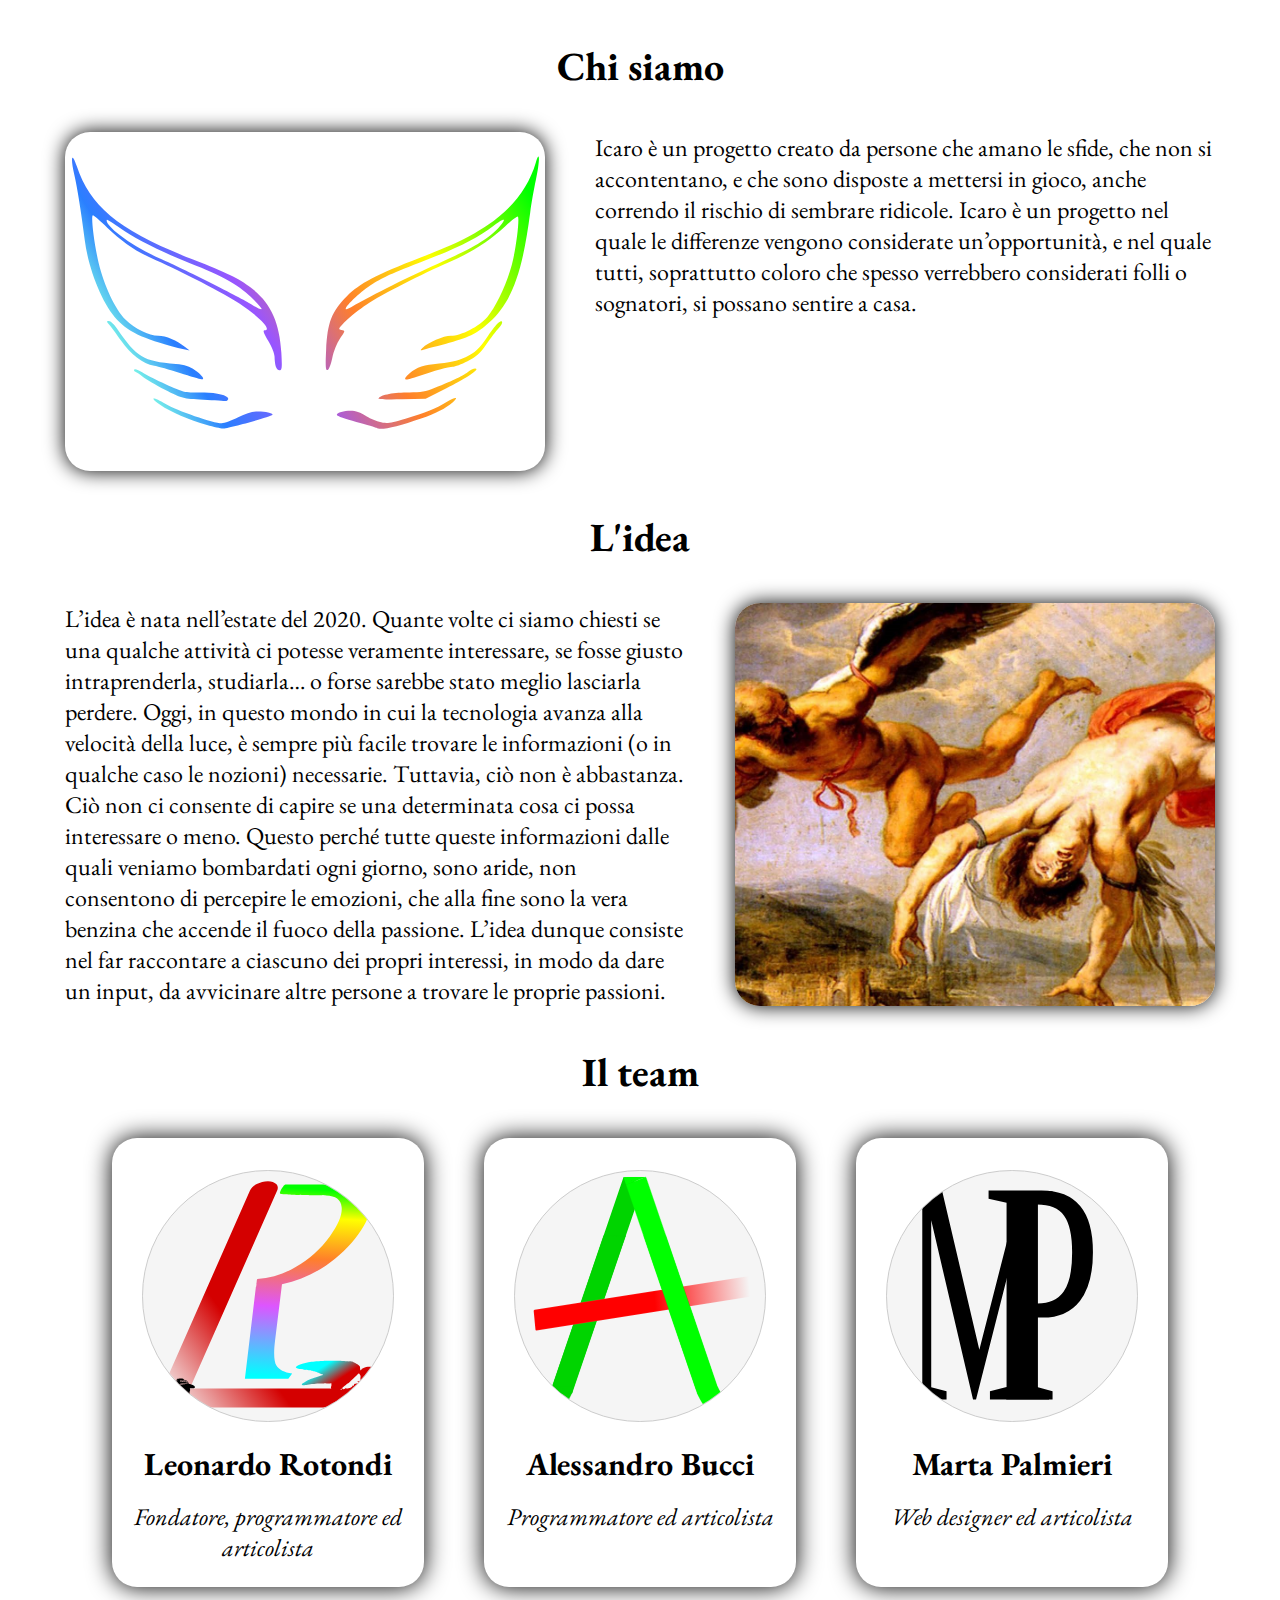
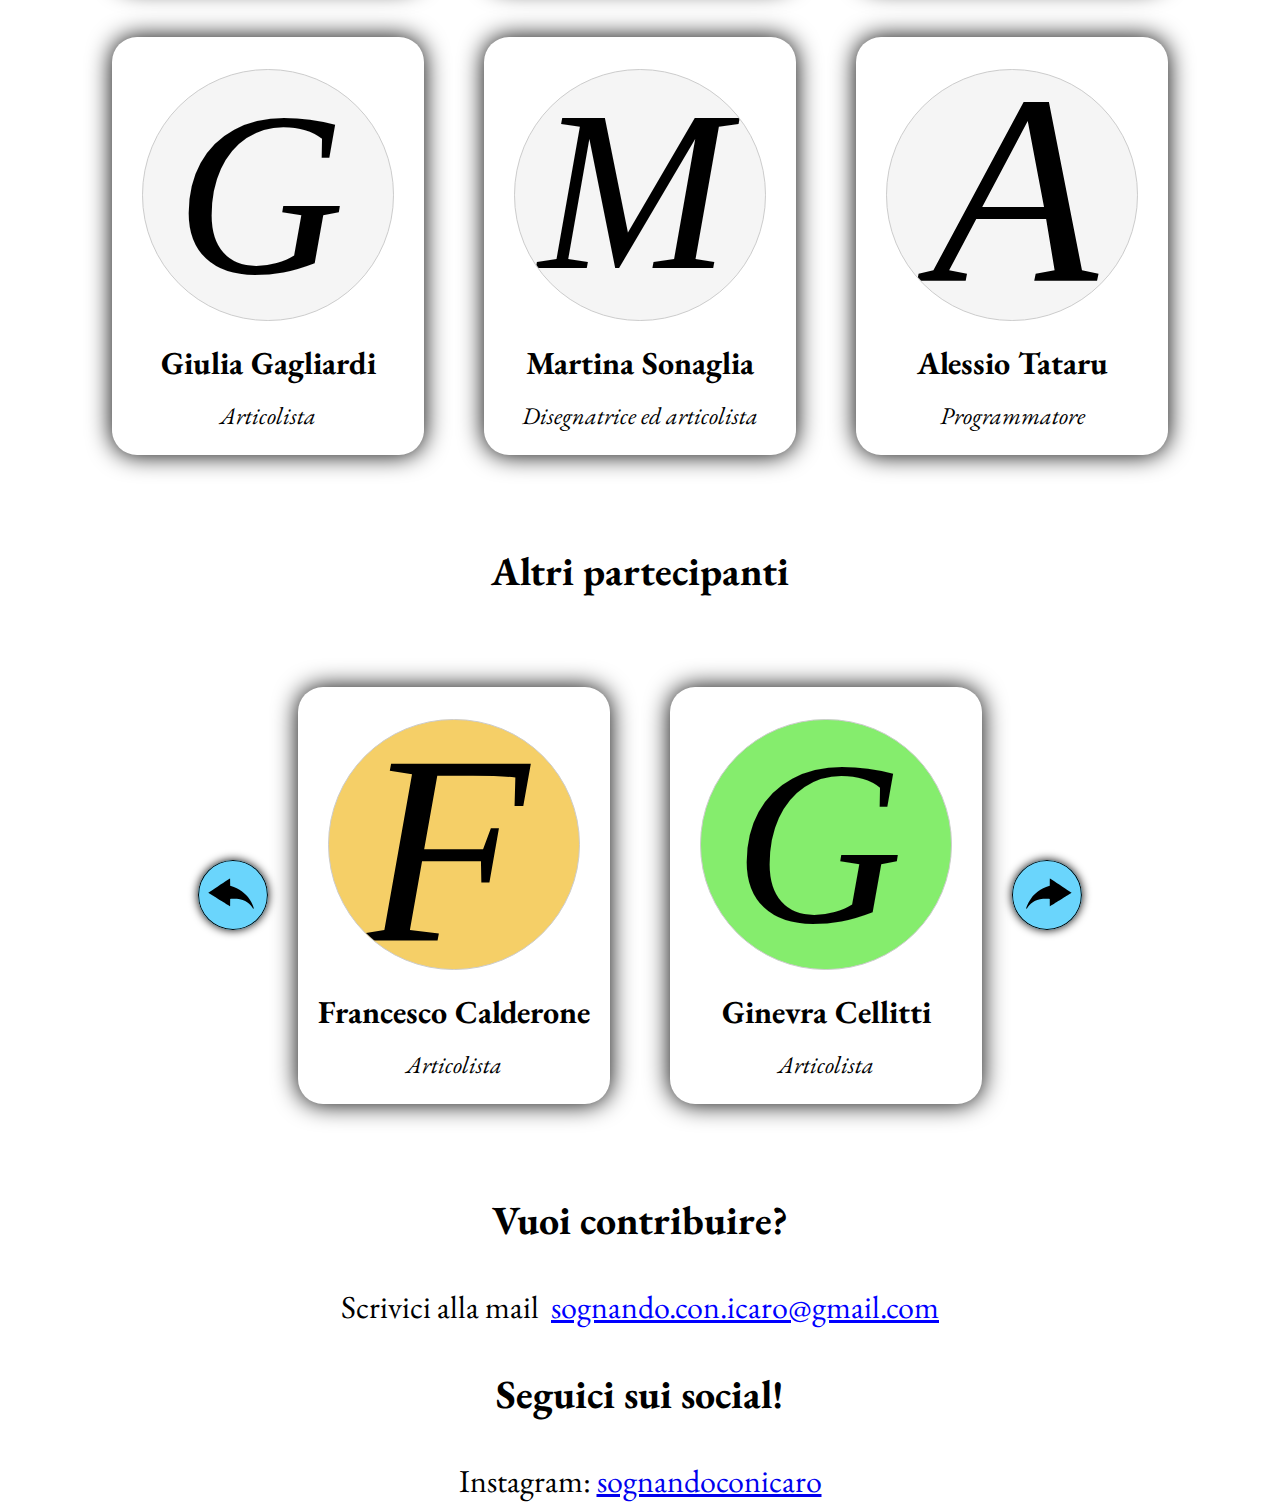
<file: files/articles+images/team/chi siamo/chi-siamo.html>
<!DOCTYPE html>
<html lang="it" dir="ltr">
  <head>
    <meta charset="utf-8">
    <title>Chi siamo</title>
    <link rel="stylesheet" href="style.css">
    <link
href="https://fonts.googleapis.com/css2?family=Cormorant+Garamond:wght@300&family=EB+Garamond&family=Playfair+Display&display=swap"
rel="stylesheet">
  </head>
  <body>
    <main>
      <h3>Chi siamo</h3>
      <div>
        <img class="main-img" src="Icaro1.svg" alt="Logo di Icaro">
        <p>Icaro è un progetto creato da persone che amano le sfide, che non si
accontentano, e che sono disposte a mettersi in gioco, anche correndo il
rischio di sembrare ridicole. Icaro è un progetto nel quale le differenze
vengono considerate un’opportunità, e nel quale tutti, soprattutto coloro che
spesso verrebbero considerati folli o sognatori, si possano sentire a casa.</p>
      </div>
      <h3>L'idea</h3>
      <div>
        <p>L’idea è nata nell’estate del 2020. Quante volte ci siamo chiesti se
una qualche attività ci potesse veramente interessare, se fosse giusto
intraprenderla, studiarla… o forse sarebbe stato meglio lasciarla perdere.
Oggi, in questo mondo in cui la tecnologia avanza alla velocità della luce, è
sempre più facile trovare le informazioni (o in qualche caso le nozioni)
necessarie. Tuttavia, ciò non è abbastanza. Ciò non ci consente di capire se
una determinata cosa ci possa interessare o meno. Questo perché tutte queste
informazioni dalle quali veniamo bombardati ogni giorno, sono aride, non
consentono di percepire le emozioni, che alla fine sono la vera benzina che
accende il fuoco della passione. L’idea dunque consiste nel far raccontare a
ciascuno dei propri interessi, in modo da dare un input, da avvicinare altre
persone a trovare le proprie passioni.</p>
      <img class="main-img" src="pittura.jpg" alt="dipinto">
    </div>
    <h3>Il team</h3>
    <div>
      <div class="team">
        <img class="team-img" src="Logo 2020.svg" alt="Logo di Leonardo
rotondi">
        <h4>Leonardo Rotondi</h4>
        <p class="ruolo">Fondatore, programmatore ed articolista</p>
      </div>
      <div class="team">
        <img class="team-img" src="Logo Alessandro.svg" alt="Logo di Leonardo
rotondi">
        <h4>Alessandro Bucci</h4>
        <p class="ruolo">Programmatore ed articolista</p>
      </div>
      <div class="team">
        <img class="team-img" src="Logo Marta.svg" alt="Logo di Leonardo
rotondi">
        <h4>Marta Palmieri</h4>
        <p class="ruolo">Web designer ed articolista</p>
      </div>
      <div class="team">
        <img class="team-img" src="lettera-g.svg" alt="Logo di Leonardo
rotondi">
        <h4>Giulia Gagliardi</h4>
        <p class="ruolo">Articolista</p>
      </div>
      <div class="team">
        <img class="team-img" src="lettera-m.svg" alt="Logo di Leonardo
rotondi">
        <h4>Martina Sonaglia</h4>
        <p class="ruolo">Disegnatrice ed articolista</p>
      </div>
      <div class="team">
        <img class="team-img" src="lettera-a.svg" alt="Logo di Leonardo
rotondi">
        <h4>Alessio Tataru</h4>
        <p class="ruolo">Programmatore</p>
      </div>
    </div>
    <h3>Altri partecipanti</h3>
    <div class="altri">
      <img src="disegno-freccia-indietro.svg" class="freccia freccia-indietro">
      <div class="partecipanti" id="sinistra">
        <img class="team-img altri-img" src="Logo 2020.svg" alt="Logo di
Leonardo
rotondi">
        <h4 class="nome">Leonardo Rotondi</h4>
        <p class="ruolo ruolo-altri">Fondatore</p>
      </div>
      <div class="partecipanti" id="destra">
        <img class="team-img altri-img" src="" alt="Logo di Leonardo
rotondi">
        <h4 class="nome">Leonardo Rotondi</h4>
        <p class="ruolo ruolo-altri">Fondatore</p>
      </div>
      <img src="disegno-freccia-avanti.svg" class="freccia freccia-avanti">
    </div>
    <h3>Vuoi contribuire?</h3>
    <p class="contatti">Scrivici alla mail &nbsp;<a
  class="link">sognando.con.icaro@gmail.com</a></p>
    <h3>Seguici sui social!</h3>
    <p class="contatti">Instagram:&nbsp;<a
  href="https://www.instagram.com/sognandoconicaro/">sognandoconicaro</a></p>
    </main>
    <script type="text/javascript" src="main.js"></script>
  </body>
</html>
</file>
<file: files/articles+images/team/chi siamo/style.css>
@media (min-width:801px){
  .main-img{
  width:40%;
  border-radius:25px;
  box-shadow:0 0 20px;
  object-fit:cover;
  margin:0 25px 0 25px;
  transition:700ms;
}
.main-img:hover{
  transform:rotate(25deg);
}
}
@media (max-width:800px){
  .main-img{
  width:90%;
  border-radius:10px;
  box-shadow:0 0 10px;
  object-fit:cover;
  margin:25px;
}
}
@media (max-width:900px){
#destra{
  display:none;
}
}
@media (max-width:500px){
.altri{
  flex-direction:column;
}
}
div{
  display:flex;
  justify-content:center;
  flex-wrap:wrap;
}
body{
  font-family:'EB Garamond','Cormorant Garamond',serif;
}
h3{
  font-size:2.5em;
  text-align:center;
}
p{
  font-size:1.5em;
  margin:0 25px 0 25px;
  max-width:620px;
  flex:1;
  min-width:350px;
}
main{
  max-width:1200px;
  margin:auto;
}
.team{
  display:inline-block;
  width:26%;
  min-width:300px;
  text-align:center;
  margin:0 30px 50px 30px;
  border-radius:25px;
  box-shadow:0 0 25px;
}
.team-img{
  max-width:80%;
  border-radius:50%;
  border:1px solid #ccc;
  background-color:#f5f5f5;
  margin-top:2em;
}
.ruolo{
  margin:0 0 1em 0;
  font-style:italic;
  min-width:auto;
}
h4{
  font-size:2em;
  margin:0.5em 0 0.5em 0;
}
.partecipanti{
  display:inline-block;
  width:26%;
  min-width:300px;
  text-align:center;
  margin:50px 30px 50px 30px;
  border-radius:25px;
  box-shadow:0 0 25px;
}
.altri{
  flex-wrap:nowrap;
  align-items:center;
}
.freccia{
  width:70px;
  font-size:3em;
  background-color:#6ad5fc;
  border:none;
  border-radius:50%;
  box-shadow: 0 0 10px;
}
.freccia:hover{
  background-color:#25abdb;
}
.freccia:active{
    box-shadow: inset 0 0 10px,
    0 0 10px;
}
.link{
  text-decoration:underline;
  color:blue;
}
.contatti{
  text-align: center;
  font-size:2em;
  max-width:100%;
}
.contatti-img{
  width:15%;
  border-radius:25px;
  box-shadow:0 0 20px;
  object-fit:cover;
  margin:0 25px 0 25px;
  transition:700ms;
}
</file>
